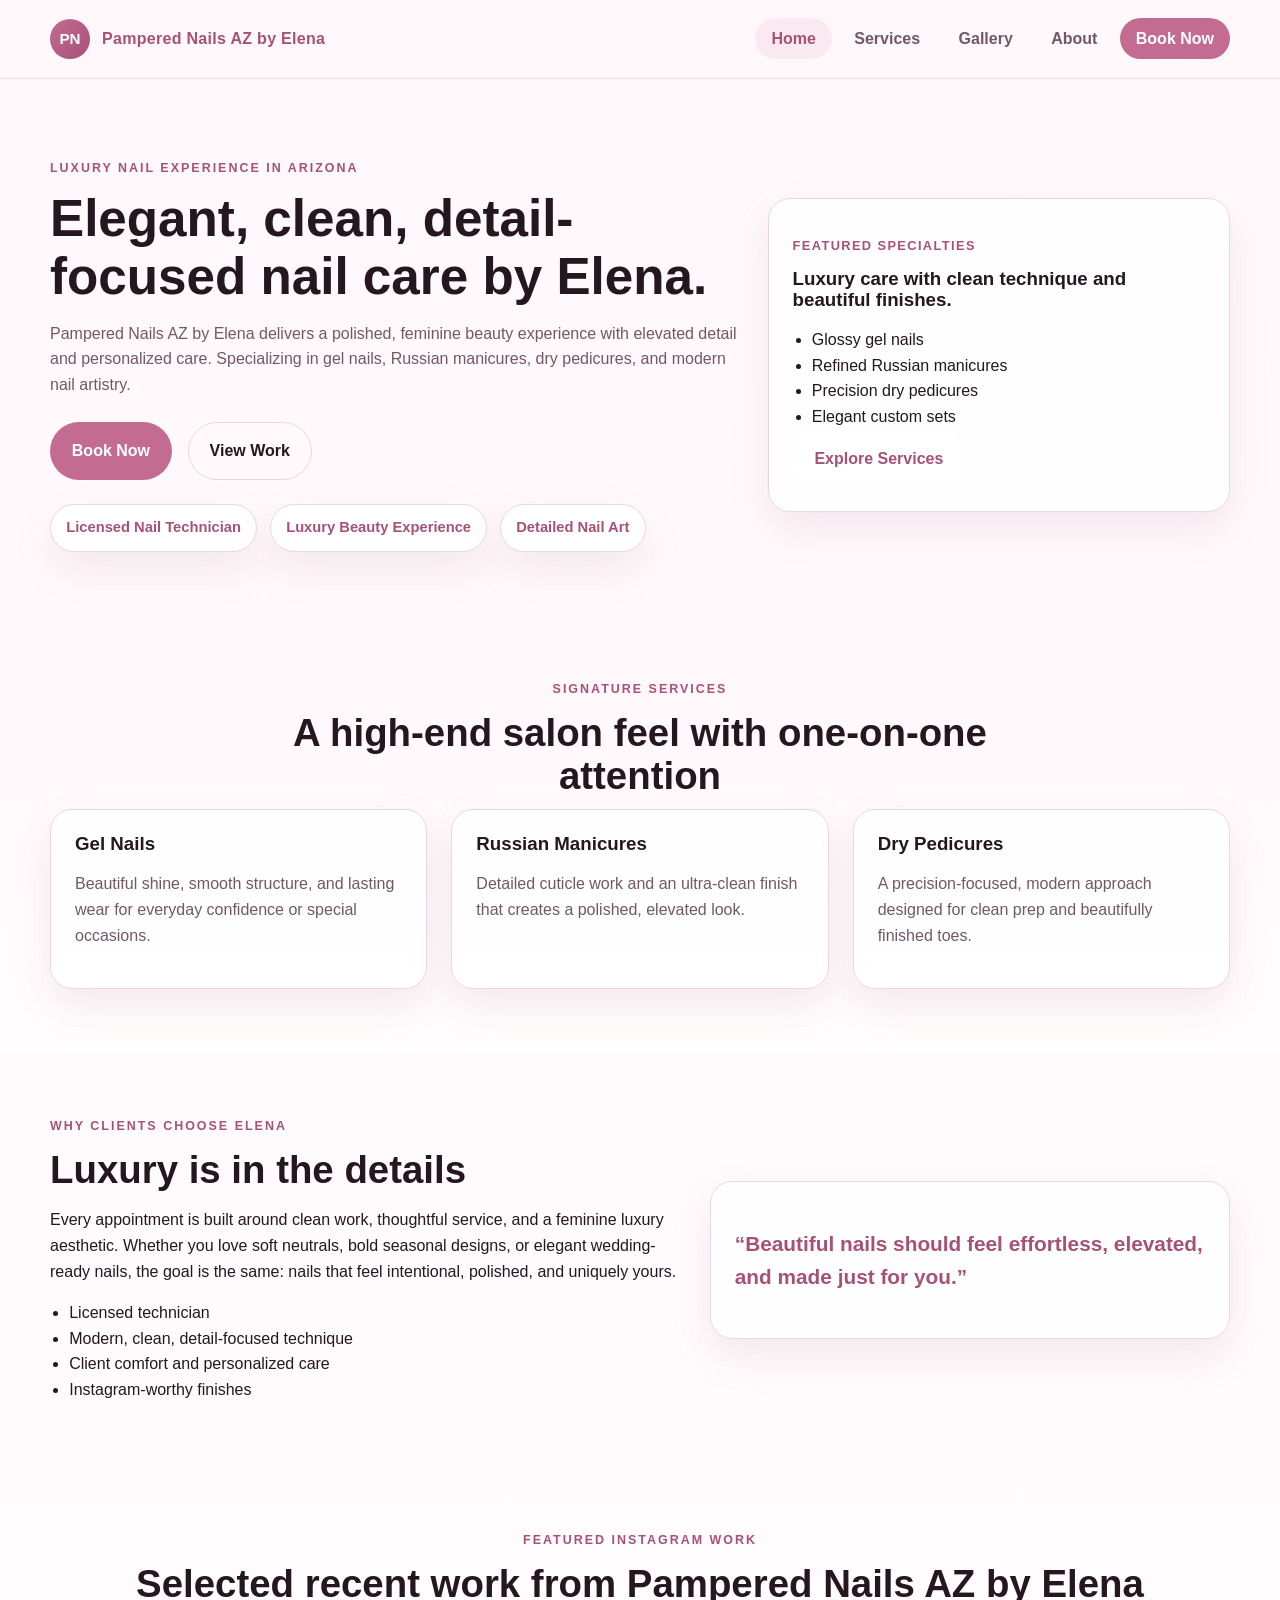
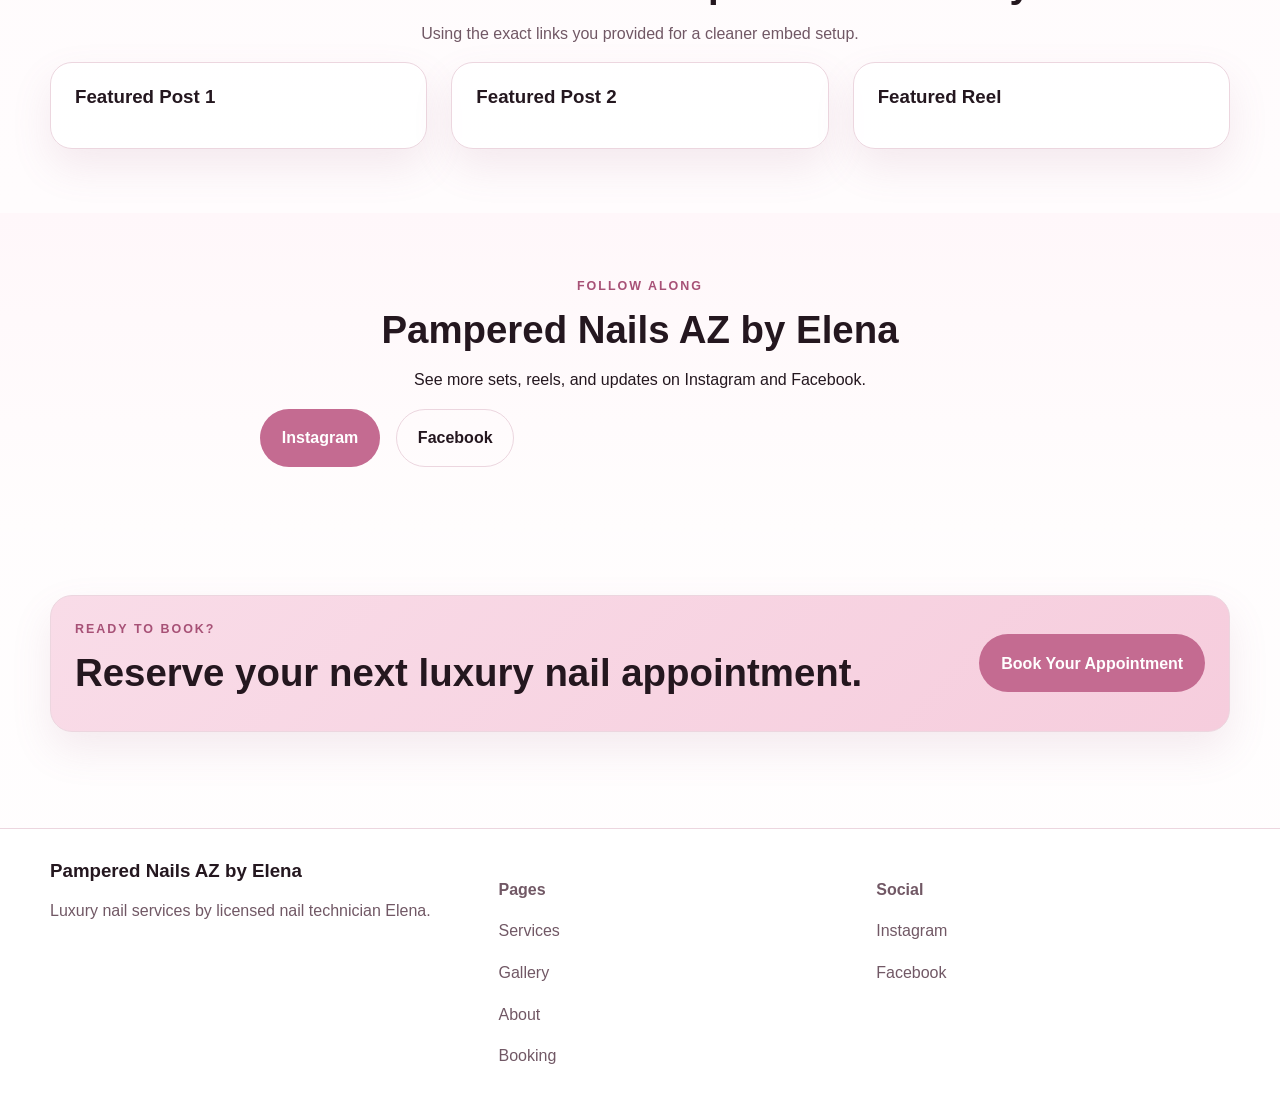
<file: index.html>
<!DOCTYPE html>
<html lang="en">
<head>
  <meta charset="UTF-8" />
  <meta name="viewport" content="width=device-width, initial-scale=1.0" />
  <title>Pampered Nails AZ by Elena</title>
  <meta name="description" content="Luxury nail care in Arizona by licensed nail technician Elena. Gel nails, Russian manicures, dry pedicures, and elegant nail artistry." />
  <link rel="stylesheet" href="styles.css" />
</head>
<body>
  <header class="site-header">
    <div class="container nav-wrap">
      <a href="index.html" class="logo-wrap">
        <span class="logo-mark">PN</span>
        <span class="logo-text">Pampered Nails AZ by Elena</span>
      </a>
      <button class="menu-toggle" id="menuToggle" aria-label="Open menu">☰</button>
      <nav class="site-nav" id="siteNav">
        <ul>
          <li><a class="active" href="index.html">Home</a></li>
          <li><a href="services.html">Services</a></li>
          <li><a href="gallery.html">Gallery</a></li>
          <li><a href="about.html">About</a></li>
          <li><a href="booking.html" class="nav-cta">Book Now</a></li>
        </ul>
      </nav>
    </div>
  </header>

  <main>
    <section class="hero luxury-hero">
      <div class="container hero-grid">
        <div class="hero-copy">
          <p class="eyebrow">Luxury Nail Experience in Arizona</p>
          <h1>Elegant, clean, detail-focused nail care by Elena.</h1>
          <p class="hero-text">
            Pampered Nails AZ by Elena delivers a polished, feminine beauty experience with elevated detail and personalized care.
            Specializing in gel nails, Russian manicures, dry pedicures, and modern nail artistry.
          </p>
          <div class="hero-actions">
            <a href="booking.html" class="btn btn-primary">Book Now</a>
            <a href="gallery.html" class="btn btn-outline">View Work</a>
          </div>
          <div class="hero-highlights">
            <div class="highlight-pill">Licensed Nail Technician</div>
            <div class="highlight-pill">Luxury Beauty Experience</div>
            <div class="highlight-pill">Detailed Nail Art</div>
          </div>
        </div>

        <div class="hero-card glass-card">
          <p class="mini-label">Featured Specialties</p>
          <h3>Luxury care with clean technique and beautiful finishes.</h3>
          <ul class="clean-list">
            <li>Glossy gel nails</li>
            <li>Refined Russian manicures</li>
            <li>Precision dry pedicures</li>
            <li>Elegant custom sets</li>
          </ul>
          <a href="services.html" class="btn btn-light">Explore Services</a>
        </div>
      </div>
    </section>

    <section class="section soft-section">
      <div class="container centered narrow">
        <p class="eyebrow">Signature Services</p>
        <h2>A high-end salon feel with one-on-one attention</h2>
      </div>
      <div class="container feature-grid three-col">
        <article class="info-card">
          <h3>Gel Nails</h3>
          <p>Beautiful shine, smooth structure, and lasting wear for everyday confidence or special occasions.</p>
        </article>
        <article class="info-card">
          <h3>Russian Manicures</h3>
          <p>Detailed cuticle work and an ultra-clean finish that creates a polished, elevated look.</p>
        </article>
        <article class="info-card">
          <h3>Dry Pedicures</h3>
          <p>A precision-focused, modern approach designed for clean prep and beautifully finished toes.</p>
        </article>
      </div>
    </section>

    <section class="section split-highlight">
      <div class="container split-grid">
        <div>
          <p class="eyebrow">Why Clients Choose Elena</p>
          <h2>Luxury is in the details</h2>
          <p>
            Every appointment is built around clean work, thoughtful service, and a feminine luxury aesthetic.
            Whether you love soft neutrals, bold seasonal designs, or elegant wedding-ready nails,
            the goal is the same: nails that feel intentional, polished, and uniquely yours.
          </p>
          <ul class="clean-list">
            <li>Licensed technician</li>
            <li>Modern, clean, detail-focused technique</li>
            <li>Client comfort and personalized care</li>
            <li>Instagram-worthy finishes</li>
          </ul>
        </div>
        <div class="accent-panel">
          <p class="quote">“Beautiful nails should feel effortless, elevated, and made just for you.”</p>
        </div>
      </div>
    </section>

    <section class="section">
      <div class="container">
        <div class="section-heading centered">
          <p class="eyebrow">Featured Instagram Work</p>
          <h2>Selected recent work from Pampered Nails AZ by Elena</h2>
          <p class="section-subtitle">Using the exact links you provided for a cleaner embed setup.</p>
        </div>

        <div class="insta-grid">
          <article class="embed-card">
            <h3>Featured Post 1</h3>
            <blockquote class="instagram-media" data-instgrm-permalink="https://www.instagram.com/p/DV7ZRTTickq/" data-instgrm-version="14"></blockquote>
          </article>

          <article class="embed-card">
            <h3>Featured Post 2</h3>
            <blockquote class="instagram-media" data-instgrm-permalink="https://www.instagram.com/p/DVxTOz0DlcO/" data-instgrm-version="14"></blockquote>
          </article>

          <article class="embed-card">
            <h3>Featured Reel</h3>
            <blockquote class="instagram-media" data-instgrm-permalink="https://www.instagram.com/reel/DPq8rsNEQWj/" data-instgrm-version="14"></blockquote>
          </article>
        </div>
      </div>
    </section>

    <section class="section soft-section social-section">
      <div class="container centered narrow">
        <p class="eyebrow">Follow Along</p>
        <h2>Pampered Nails AZ by Elena</h2>
        <p>See more sets, reels, and updates on Instagram and Facebook.</p>
        <div class="social-buttons">
          <a href="https://www.instagram.com/pamperednails_az/" target="_blank" rel="noopener noreferrer" class="btn btn-primary">Instagram</a>
          <a href="https://www.facebook.com/elena.elena.615174#" target="_blank" rel="noopener noreferrer" class="btn btn-outline">Facebook</a>
        </div>
      </div>
    </section>

    <section class="section cta-section">
      <div class="container cta-box">
        <div>
          <p class="eyebrow">Ready to book?</p>
          <h2>Reserve your next luxury nail appointment.</h2>
        </div>
        <a href="booking.html" class="btn btn-primary">Book Your Appointment</a>
      </div>
    </section>
  </main>

  <footer class="site-footer">
    <div class="container footer-grid">
      <div>
        <h3>Pampered Nails AZ by Elena</h3>
        <p>Luxury nail services by licensed nail technician Elena.</p>
      </div>
      <div>
        <p><strong>Pages</strong></p>
        <p><a href="services.html">Services</a></p>
        <p><a href="gallery.html">Gallery</a></p>
        <p><a href="about.html">About</a></p>
        <p><a href="booking.html">Booking</a></p>
      </div>
      <div>
        <p><strong>Social</strong></p>
        <p><a href="https://www.instagram.com/pamperednails_az/" target="_blank" rel="noopener noreferrer">Instagram</a></p>
        <p><a href="https://www.facebook.com/elena.elena.615174#" target="_blank" rel="noopener noreferrer">Facebook</a></p>
      </div>
    </div>
  </footer>

  <script async src="https://www.instagram.com/embed.js"></script>
  <script src="script.js"></script>
</body>
</html>
</file>
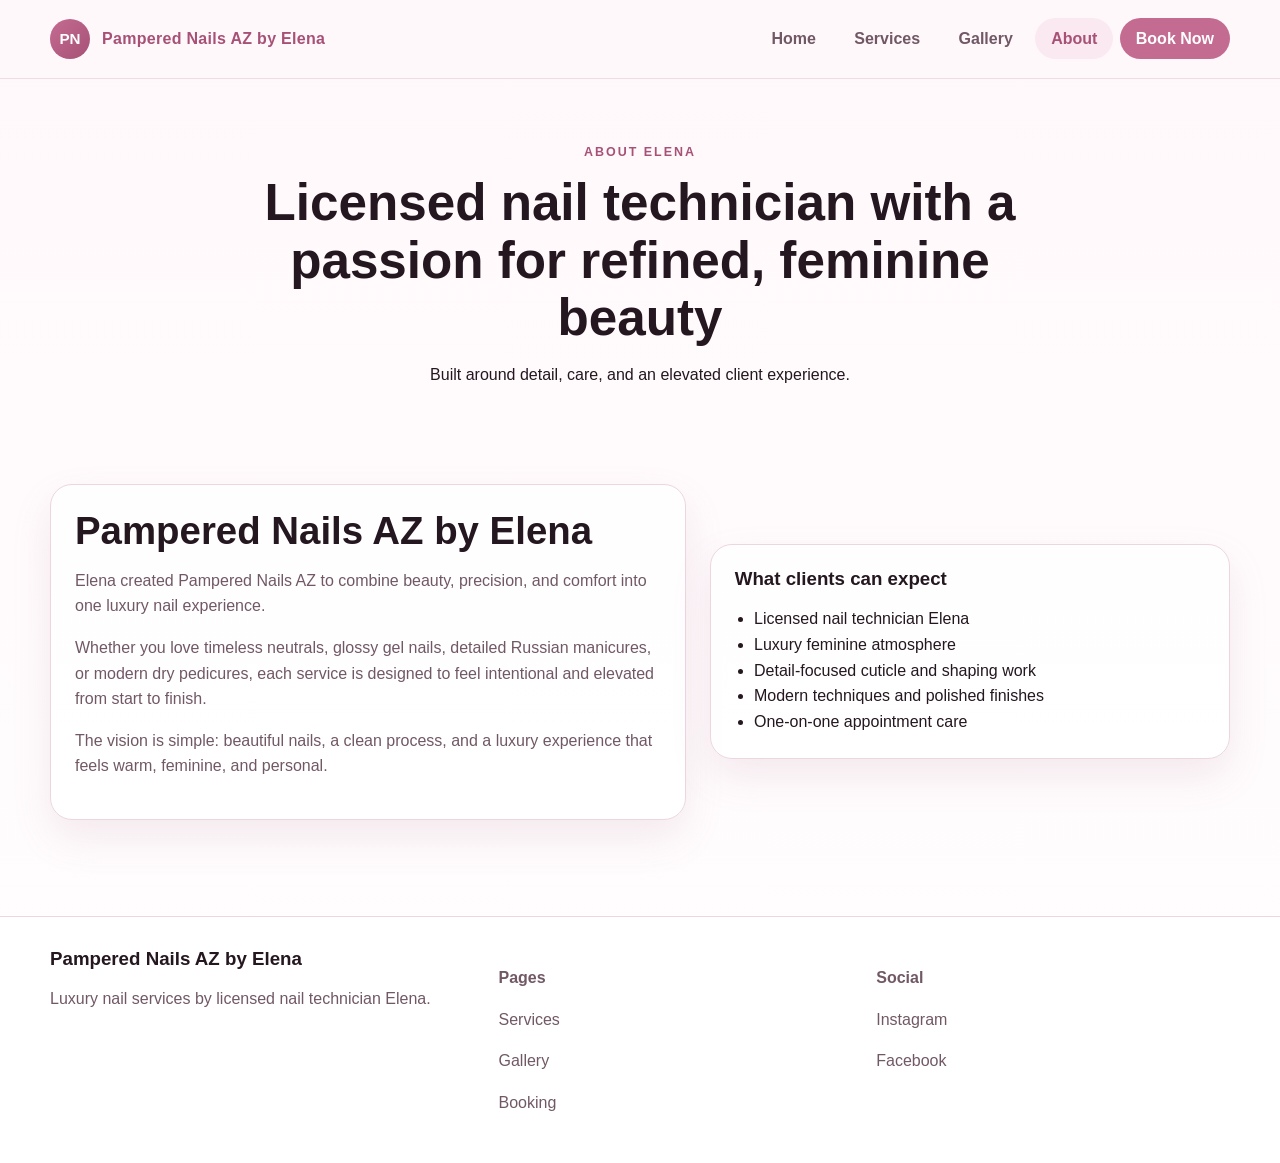
<file: about.html>
<!DOCTYPE html>
<html lang="en">
<head>
  <meta charset="UTF-8" />
  <meta name="viewport" content="width=device-width, initial-scale=1.0" />
  <title>About | Pampered Nails AZ by Elena</title>
  <link rel="stylesheet" href="styles.css" />
</head>
<body>
  <header class="site-header">
    <div class="container nav-wrap">
      <a href="index.html" class="logo-wrap">
        <span class="logo-mark">PN</span>
        <span class="logo-text">Pampered Nails AZ by Elena</span>
      </a>
      <button class="menu-toggle" id="menuToggle" aria-label="Open menu">☰</button>
      <nav class="site-nav" id="siteNav">
        <ul>
          <li><a href="index.html">Home</a></li>
          <li><a href="services.html">Services</a></li>
          <li><a href="gallery.html">Gallery</a></li>
          <li><a class="active" href="about.html">About</a></li>
          <li><a href="booking.html" class="nav-cta">Book Now</a></li>
        </ul>
      </nav>
    </div>
  </header>

  <main>
    <section class="page-hero">
      <div class="container centered narrow">
        <p class="eyebrow">About Elena</p>
        <h1>Licensed nail technician with a passion for refined, feminine beauty</h1>
        <p>Built around detail, care, and an elevated client experience.</p>
      </div>
    </section>

    <section class="section">
      <div class="container split-grid">
        <div class="info-card tall-card">
          <h2>Pampered Nails AZ by Elena</h2>
          <p>Elena created Pampered Nails AZ to combine beauty, precision, and comfort into one luxury nail experience.</p>
          <p>Whether you love timeless neutrals, glossy gel nails, detailed Russian manicures, or modern dry pedicures, each service is designed to feel intentional and elevated from start to finish.</p>
          <p>The vision is simple: beautiful nails, a clean process, and a luxury experience that feels warm, feminine, and personal.</p>
        </div>
        <div class="accent-panel about-panel">
          <h3>What clients can expect</h3>
          <ul class="clean-list">
            <li>Licensed nail technician Elena</li>
            <li>Luxury feminine atmosphere</li>
            <li>Detail-focused cuticle and shaping work</li>
            <li>Modern techniques and polished finishes</li>
            <li>One-on-one appointment care</li>
          </ul>
        </div>
      </div>
    </section>
  </main>

  <footer class="site-footer">
    <div class="container footer-grid">
      <div><h3>Pampered Nails AZ by Elena</h3><p>Luxury nail services by licensed nail technician Elena.</p></div>
      <div><p><strong>Pages</strong></p><p><a href="services.html">Services</a></p><p><a href="gallery.html">Gallery</a></p><p><a href="booking.html">Booking</a></p></div>
      <div><p><strong>Social</strong></p><p><a href="https://www.instagram.com/pamperednails_az/" target="_blank" rel="noopener noreferrer">Instagram</a></p><p><a href="https://www.facebook.com/elena.elena.615174#" target="_blank" rel="noopener noreferrer">Facebook</a></p></div>
    </div>
  </footer>

  <script src="script.js"></script>
</body>
</html>
</file>
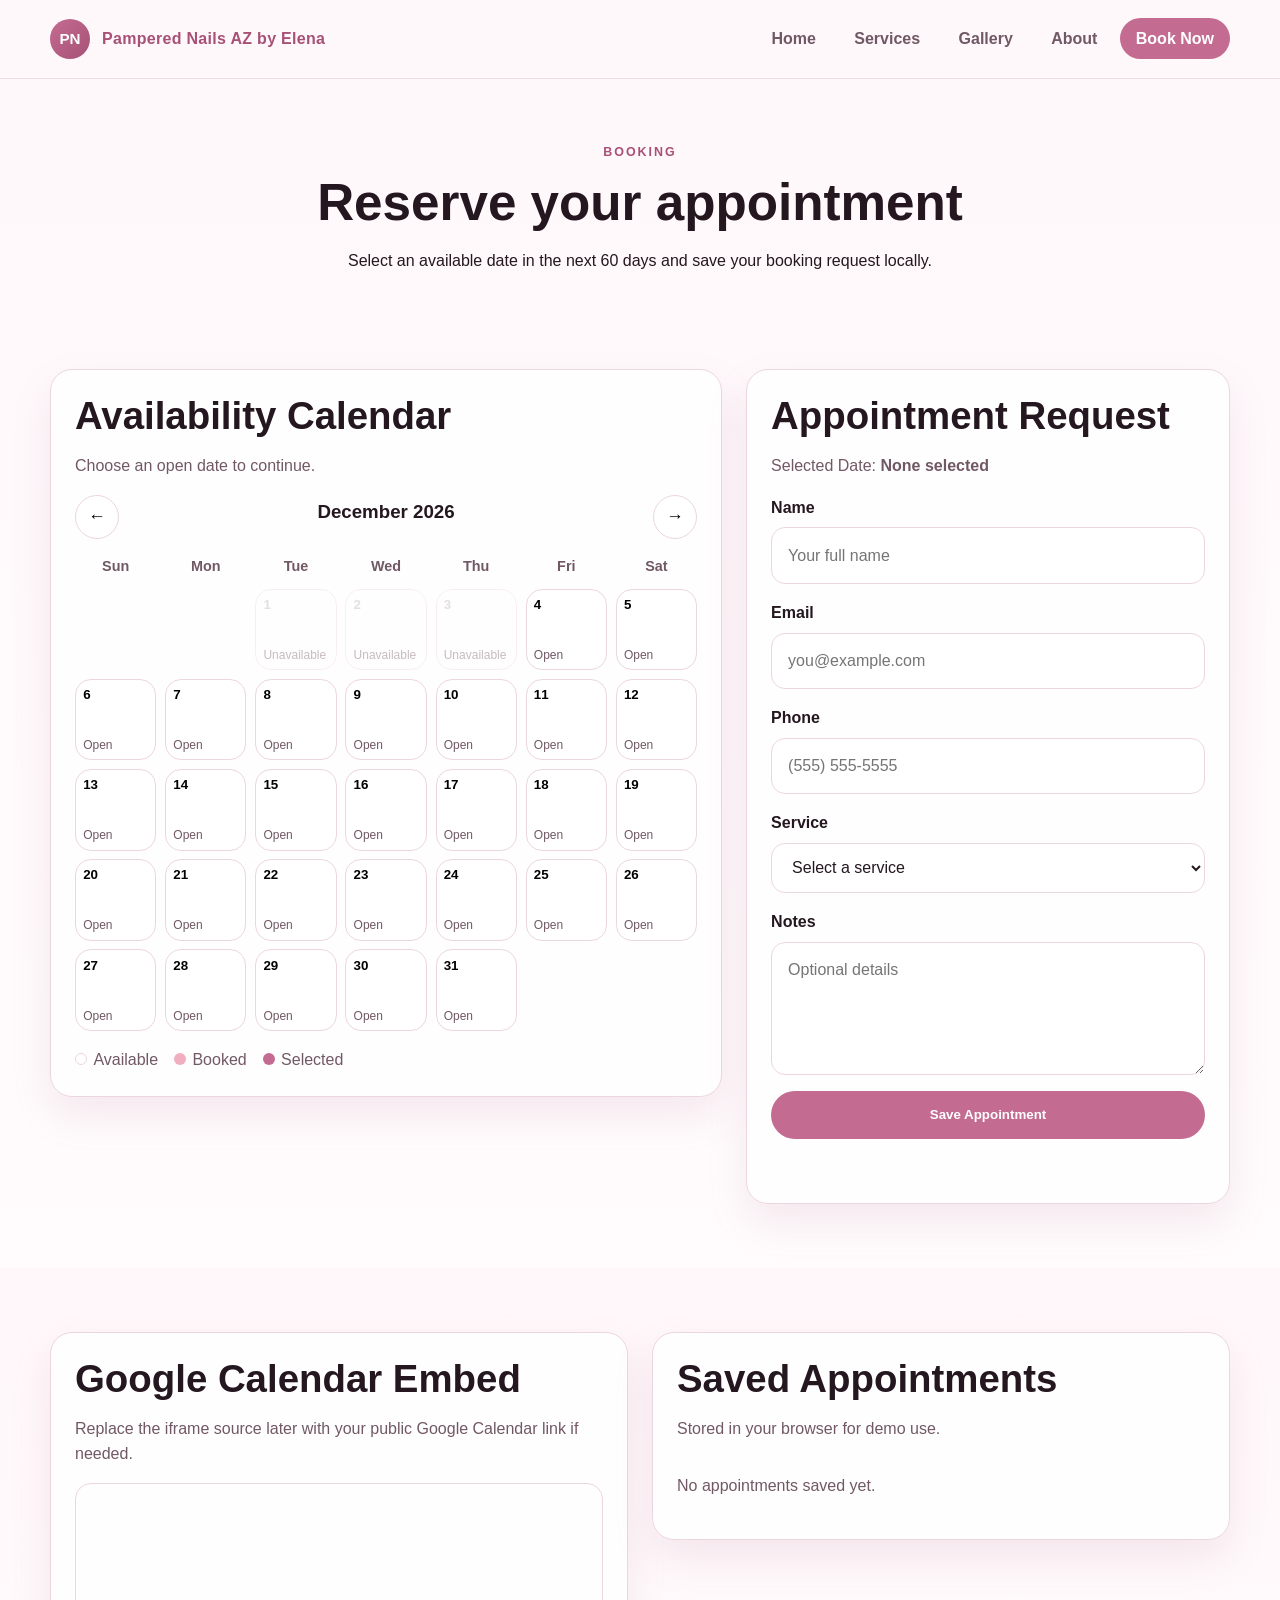
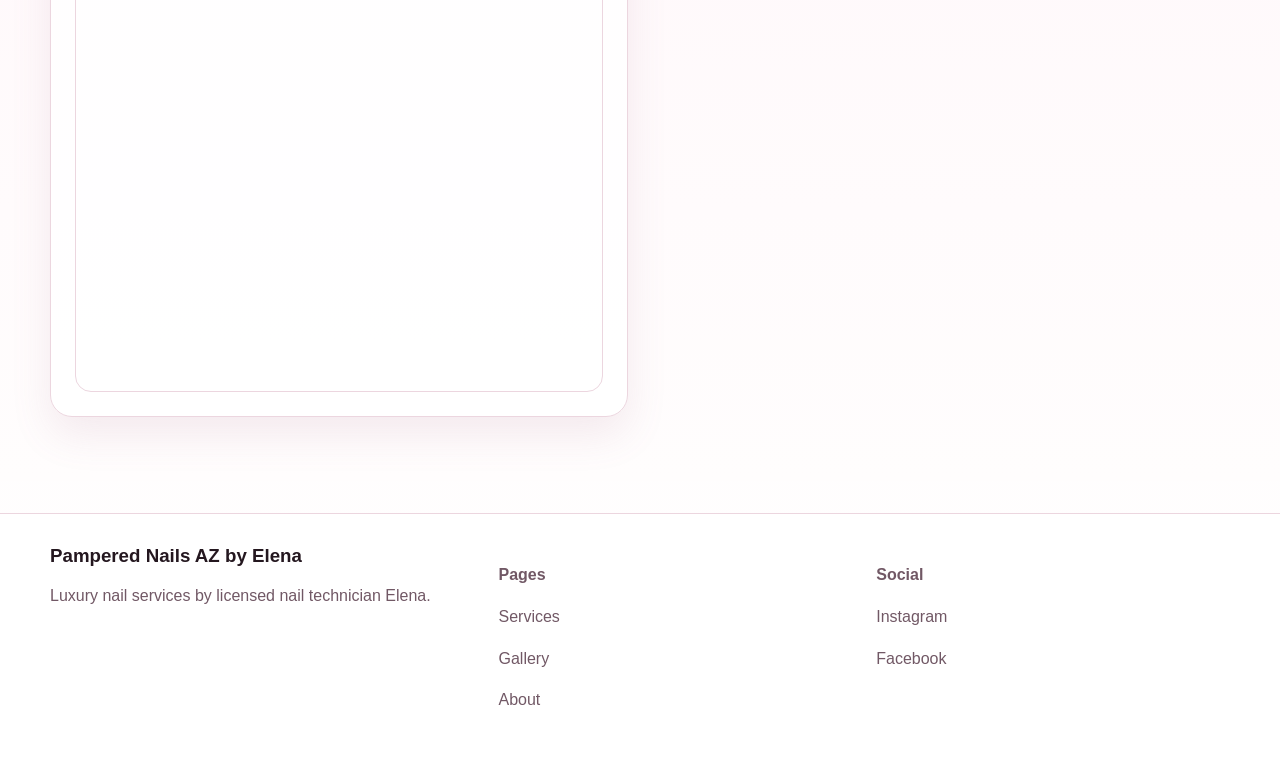
<file: booking.html>
<!DOCTYPE html>
<html lang="en">
<head>
  <meta charset="UTF-8" />
  <meta name="viewport" content="width=device-width, initial-scale=1.0" />
  <title>Booking | Pampered Nails AZ by Elena</title>
  <link rel="stylesheet" href="styles.css" />
</head>
<body>
  <header class="site-header">
    <div class="container nav-wrap">
      <a href="index.html" class="logo-wrap">
        <span class="logo-mark">PN</span>
        <span class="logo-text">Pampered Nails AZ by Elena</span>
      </a>
      <button class="menu-toggle" id="menuToggle" aria-label="Open menu">☰</button>
      <nav class="site-nav" id="siteNav">
        <ul>
          <li><a href="index.html">Home</a></li>
          <li><a href="services.html">Services</a></li>
          <li><a href="gallery.html">Gallery</a></li>
          <li><a href="about.html">About</a></li>
          <li><a class="active nav-cta" href="booking.html">Book Now</a></li>
        </ul>
      </nav>
    </div>
  </header>

  <main>
    <section class="page-hero">
      <div class="container centered narrow">
        <p class="eyebrow">Booking</p>
        <h1>Reserve your appointment</h1>
        <p>Select an available date in the next 60 days and save your booking request locally.</p>
      </div>
    </section>

    <section class="section">
      <div class="container booking-grid">
        <div class="panel">
          <div class="panel-head">
            <h2>Availability Calendar</h2>
            <p>Choose an open date to continue.</p>
          </div>

          <div class="calendar-toolbar">
            <button id="prevMonth" type="button" class="calendar-btn">←</button>
            <h3 id="calendarTitle">Month Year</h3>
            <button id="nextMonth" type="button" class="calendar-btn">→</button>
          </div>

          <div class="calendar-weekdays">
            <span>Sun</span><span>Mon</span><span>Tue</span><span>Wed</span><span>Thu</span><span>Fri</span><span>Sat</span>
          </div>
          <div id="calendar" class="calendar-grid"></div>

          <div class="legend-row">
            <span><span class="legend available"></span>Available</span>
            <span><span class="legend booked"></span>Booked</span>
            <span><span class="legend selected"></span>Selected</span>
          </div>
        </div>

        <div class="panel">
          <div class="panel-head">
            <h2>Appointment Request</h2>
            <p>Selected Date: <strong id="selectedDateText">None selected</strong></p>
          </div>

          <form id="bookingForm" class="booking-form">
            <div class="field"><label for="name">Name</label><input id="name" name="name" type="text" required placeholder="Your full name" /></div>
            <div class="field"><label for="email">Email</label><input id="email" name="email" type="email" required placeholder="you@example.com" /></div>
            <div class="field"><label for="phone">Phone</label><input id="phone" name="phone" type="tel" required placeholder="(555) 555-5555" /></div>
            <div class="field">
              <label for="service">Service</label>
              <select id="service" name="service" required>
                <option value="">Select a service</option>
                <option value="Gel Nails">Gel Nails</option>
                <option value="Russian Manicure">Russian Manicure</option>
                <option value="Dry Pedicure">Dry Pedicure</option>
                <option value="Structured Gel">Structured Gel</option>
                <option value="Acrylic Full Set">Acrylic Full Set</option>
                <option value="Acrylic Fill">Acrylic Fill</option>
                <option value="Custom Nail Art">Custom Nail Art</option>
              </select>
            </div>
            <div class="field"><label for="notes">Notes</label><textarea id="notes" name="notes" rows="4" placeholder="Optional details"></textarea></div>
            <button type="submit" class="btn btn-primary full">Save Appointment</button>
          </form>

          <div id="formMessage" class="form-message"></div>
        </div>
      </div>
    </section>

    <section class="section soft-section">
      <div class="container booking-grid secondary-booking-grid">
        <div class="panel">
          <div class="panel-head">
            <h2>Google Calendar Embed</h2>
            <p>Replace the iframe source later with your public Google Calendar link if needed.</p>
          </div>
          <div class="embed-wrap">
            <iframe src="https://calendar.google.com/calendar/embed?height=500&wkst=1&bgcolor=%23ffffff&ctz=America%2FPhoenix" style="border:0" width="100%" height="500" frameborder="0" scrolling="no" title="Google Calendar"></iframe>
          </div>
        </div>

        <div class="panel">
          <div class="panel-head">
            <h2>Saved Appointments</h2>
            <p>Stored in your browser for demo use.</p>
          </div>
          <div id="appointmentsList" class="appointments-list"></div>
        </div>
      </div>
    </section>
  </main>

  <footer class="site-footer">
    <div class="container footer-grid">
      <div><h3>Pampered Nails AZ by Elena</h3><p>Luxury nail services by licensed nail technician Elena.</p></div>
      <div><p><strong>Pages</strong></p><p><a href="services.html">Services</a></p><p><a href="gallery.html">Gallery</a></p><p><a href="about.html">About</a></p></div>
      <div><p><strong>Social</strong></p><p><a href="https://www.instagram.com/pamperednails_az/" target="_blank" rel="noopener noreferrer">Instagram</a></p><p><a href="https://www.facebook.com/elena.elena.615174#" target="_blank" rel="noopener noreferrer">Facebook</a></p></div>
    </div>
  </footer>

  <script src="script.js"></script>
</body>
</html>
</file>
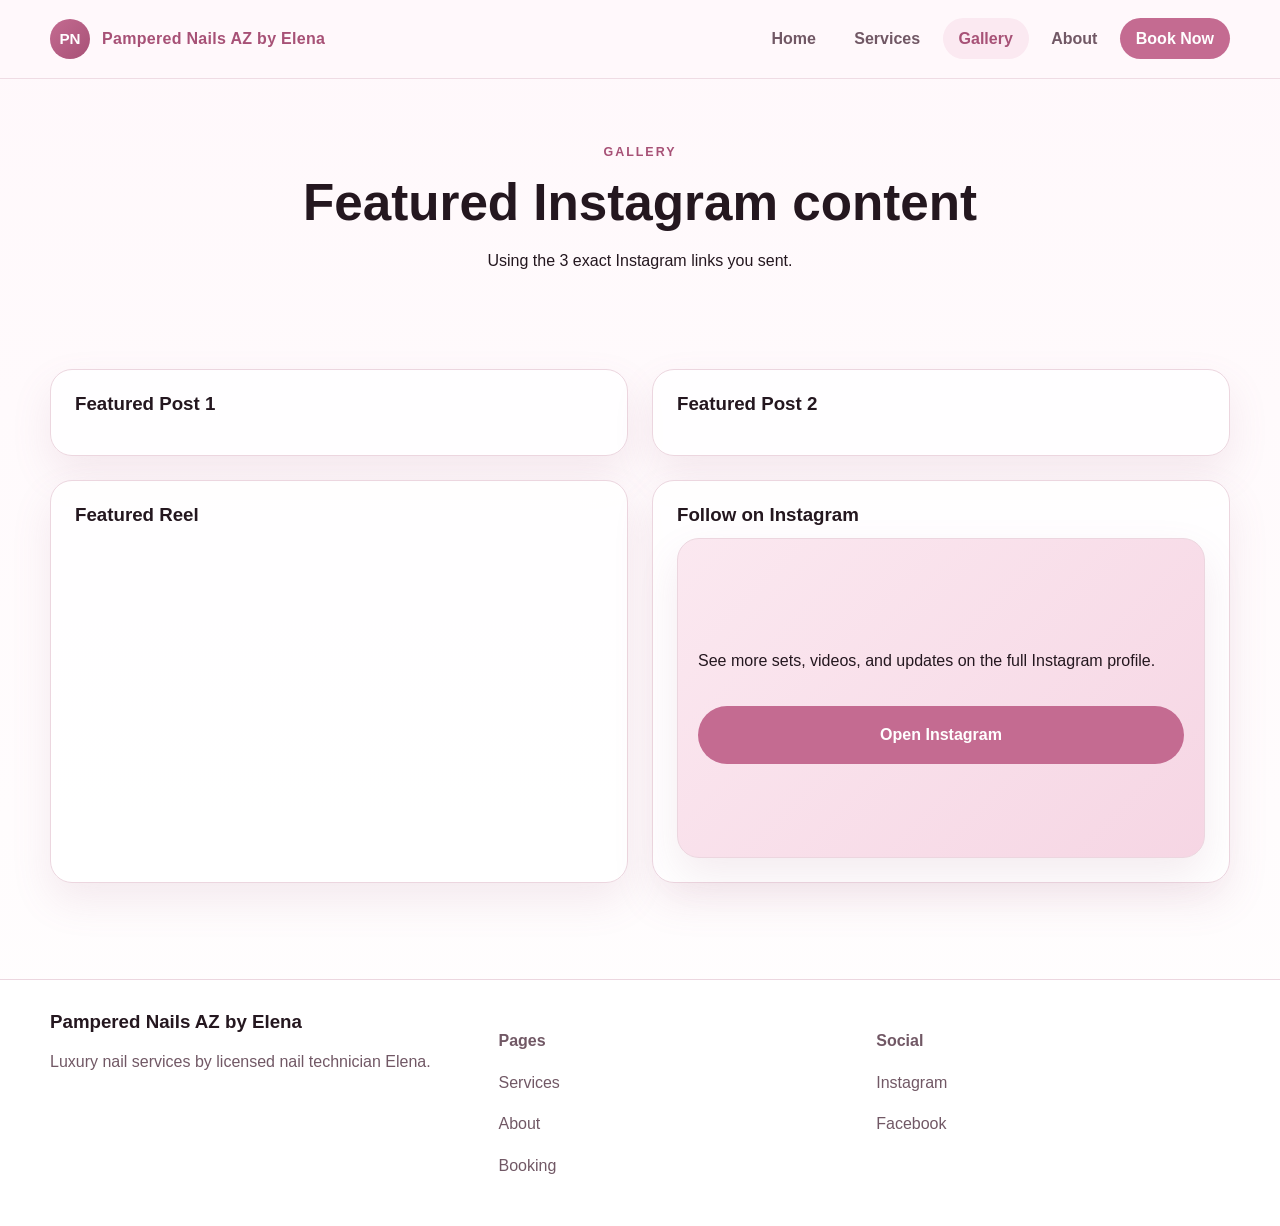
<file: gallery.html>
<!DOCTYPE html>
<html lang="en">
<head>
  <meta charset="UTF-8" />
  <meta name="viewport" content="width=device-width, initial-scale=1.0" />
  <title>Gallery | Pampered Nails AZ by Elena</title>
  <link rel="stylesheet" href="styles.css" />
</head>
<body>
  <header class="site-header">
    <div class="container nav-wrap">
      <a href="index.html" class="logo-wrap">
        <span class="logo-mark">PN</span>
        <span class="logo-text">Pampered Nails AZ by Elena</span>
      </a>
      <button class="menu-toggle" id="menuToggle" aria-label="Open menu">☰</button>
      <nav class="site-nav" id="siteNav">
        <ul>
          <li><a href="index.html">Home</a></li>
          <li><a href="services.html">Services</a></li>
          <li><a class="active" href="gallery.html">Gallery</a></li>
          <li><a href="about.html">About</a></li>
          <li><a href="booking.html" class="nav-cta">Book Now</a></li>
        </ul>
      </nav>
    </div>
  </header>

  <main>
    <section class="page-hero">
      <div class="container centered narrow">
        <p class="eyebrow">Gallery</p>
        <h1>Featured Instagram content</h1>
        <p>Using the 3 exact Instagram links you sent.</p>
      </div>
    </section>

    <section class="section">
      <div class="container insta-grid gallery-page-grid">
        <article class="embed-card">
          <h3>Featured Post 1</h3>
          <blockquote class="instagram-media" data-instgrm-permalink="https://www.instagram.com/p/DV7ZRTTickq/" data-instgrm-version="14"></blockquote>
        </article>
        <article class="embed-card">
          <h3>Featured Post 2</h3>
          <blockquote class="instagram-media" data-instgrm-permalink="https://www.instagram.com/p/DVxTOz0DlcO/" data-instgrm-version="14"></blockquote>
        </article>
        <article class="embed-card">
          <h3>Featured Reel</h3>
          <blockquote class="instagram-media" data-instgrm-permalink="https://www.instagram.com/reel/DPq8rsNEQWj/" data-instgrm-version="14"></blockquote>
        </article>
        <article class="embed-card">
          <h3>Follow on Instagram</h3>
          <div class="profile-card">
            <p>See more sets, videos, and updates on the full Instagram profile.</p>
            <a href="https://www.instagram.com/pamperednails_az/" target="_blank" rel="noopener noreferrer" class="btn btn-primary">Open Instagram</a>
          </div>
        </article>
      </div>
    </section>
  </main>

  <footer class="site-footer">
    <div class="container footer-grid">
      <div><h3>Pampered Nails AZ by Elena</h3><p>Luxury nail services by licensed nail technician Elena.</p></div>
      <div><p><strong>Pages</strong></p><p><a href="services.html">Services</a></p><p><a href="about.html">About</a></p><p><a href="booking.html">Booking</a></p></div>
      <div><p><strong>Social</strong></p><p><a href="https://www.instagram.com/pamperednails_az/" target="_blank" rel="noopener noreferrer">Instagram</a></p><p><a href="https://www.facebook.com/elena.elena.615174#" target="_blank" rel="noopener noreferrer">Facebook</a></p></div>
    </div>
  </footer>

  <script async src="https://www.instagram.com/embed.js"></script>
  <script src="script.js"></script>
</body>
</html>
</file>
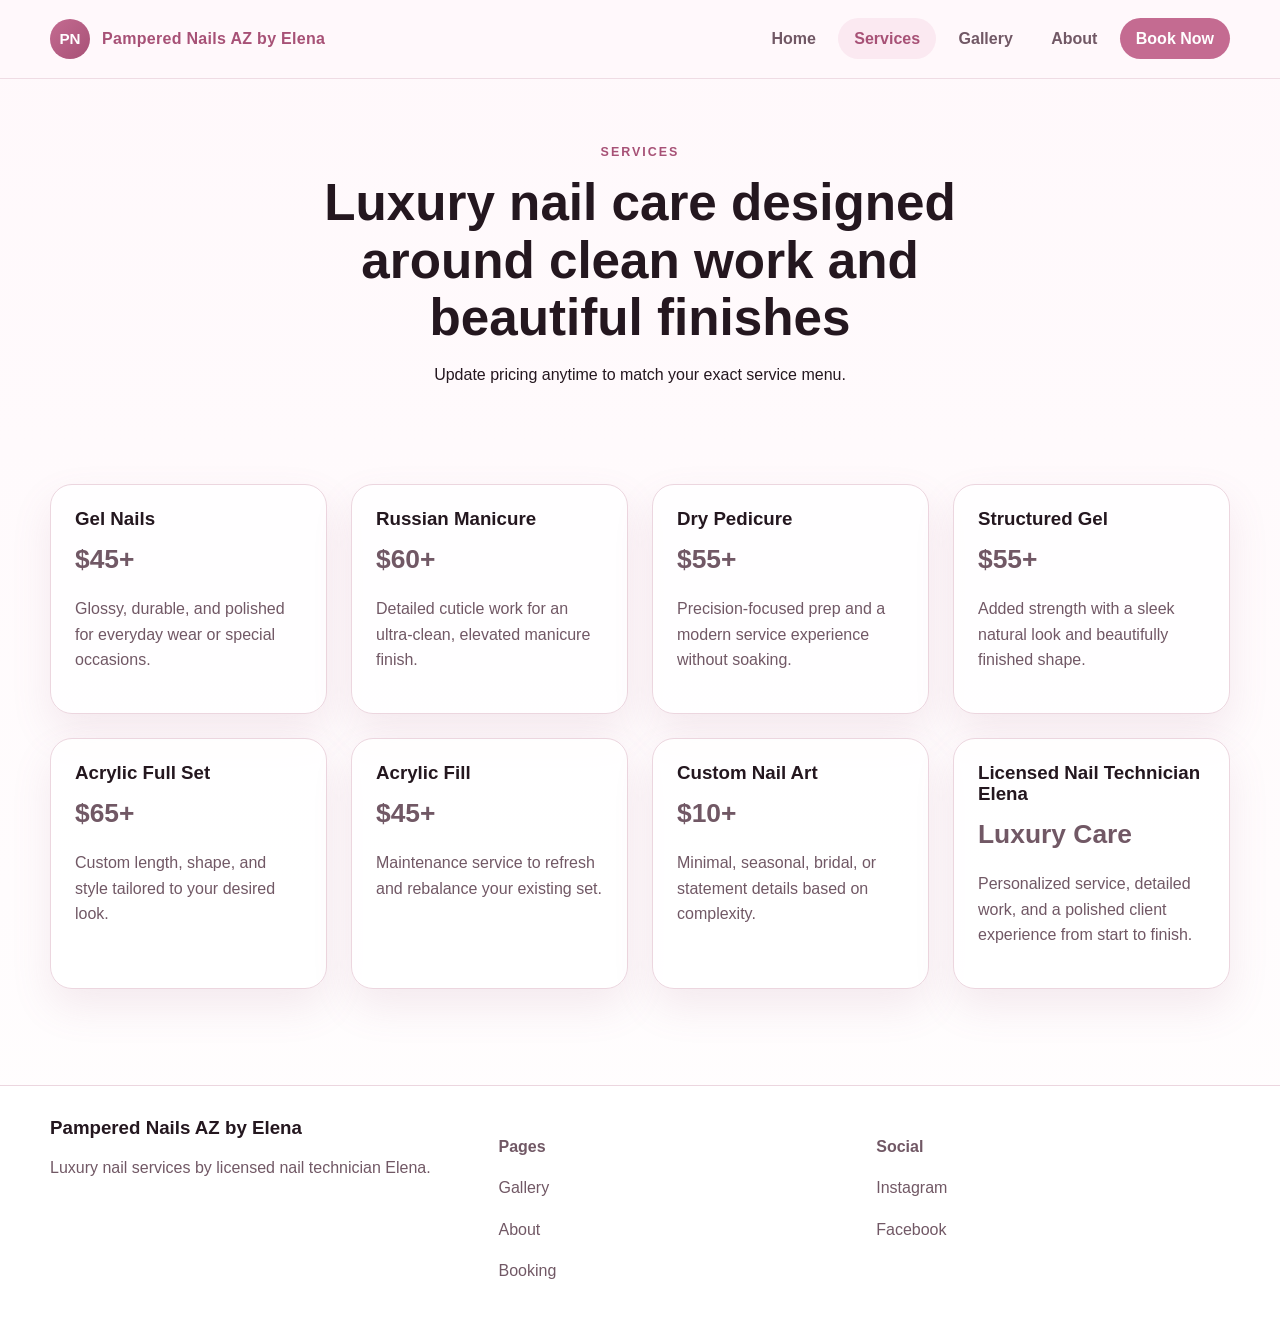
<file: services.html>
<!DOCTYPE html>
<html lang="en">
<head>
  <meta charset="UTF-8" />
  <meta name="viewport" content="width=device-width, initial-scale=1.0" />
  <title>Services | Pampered Nails AZ by Elena</title>
  <link rel="stylesheet" href="styles.css" />
</head>
<body>
  <header class="site-header">
    <div class="container nav-wrap">
      <a href="index.html" class="logo-wrap">
        <span class="logo-mark">PN</span>
        <span class="logo-text">Pampered Nails AZ by Elena</span>
      </a>
      <button class="menu-toggle" id="menuToggle" aria-label="Open menu">☰</button>
      <nav class="site-nav" id="siteNav">
        <ul>
          <li><a href="index.html">Home</a></li>
          <li><a class="active" href="services.html">Services</a></li>
          <li><a href="gallery.html">Gallery</a></li>
          <li><a href="about.html">About</a></li>
          <li><a href="booking.html" class="nav-cta">Book Now</a></li>
        </ul>
      </nav>
    </div>
  </header>

  <main>
    <section class="page-hero">
      <div class="container centered narrow">
        <p class="eyebrow">Services</p>
        <h1>Luxury nail care designed around clean work and beautiful finishes</h1>
        <p>Update pricing anytime to match your exact service menu.</p>
      </div>
    </section>

    <section class="section">
      <div class="container service-menu-grid">
        <article class="price-card"><h3>Gel Nails</h3><p class="price">$45+</p><p>Glossy, durable, and polished for everyday wear or special occasions.</p></article>
        <article class="price-card"><h3>Russian Manicure</h3><p class="price">$60+</p><p>Detailed cuticle work for an ultra-clean, elevated manicure finish.</p></article>
        <article class="price-card"><h3>Dry Pedicure</h3><p class="price">$55+</p><p>Precision-focused prep and a modern service experience without soaking.</p></article>
        <article class="price-card"><h3>Structured Gel</h3><p class="price">$55+</p><p>Added strength with a sleek natural look and beautifully finished shape.</p></article>
        <article class="price-card"><h3>Acrylic Full Set</h3><p class="price">$65+</p><p>Custom length, shape, and style tailored to your desired look.</p></article>
        <article class="price-card"><h3>Acrylic Fill</h3><p class="price">$45+</p><p>Maintenance service to refresh and rebalance your existing set.</p></article>
        <article class="price-card"><h3>Custom Nail Art</h3><p class="price">$10+</p><p>Minimal, seasonal, bridal, or statement details based on complexity.</p></article>
        <article class="price-card"><h3>Licensed Nail Technician Elena</h3><p class="price">Luxury Care</p><p>Personalized service, detailed work, and a polished client experience from start to finish.</p></article>
      </div>
    </section>
  </main>

  <footer class="site-footer">
    <div class="container footer-grid">
      <div><h3>Pampered Nails AZ by Elena</h3><p>Luxury nail services by licensed nail technician Elena.</p></div>
      <div><p><strong>Pages</strong></p><p><a href="gallery.html">Gallery</a></p><p><a href="about.html">About</a></p><p><a href="booking.html">Booking</a></p></div>
      <div><p><strong>Social</strong></p><p><a href="https://www.instagram.com/pamperednails_az/" target="_blank" rel="noopener noreferrer">Instagram</a></p><p><a href="https://www.facebook.com/elena.elena.615174#" target="_blank" rel="noopener noreferrer">Facebook</a></p></div>
    </div>
  </footer>

  <script src="script.js"></script>
</body>
</html>
</file>
<file: styles.css>
:root {
  --bg: #fff8fb;
  --white: #ffffff;
  --text: #24171f;
  --muted: #715865;
  --primary: #c46b91;
  --primary-dark: #a75176;
  --soft: #fbe9f1;
  --border: #ecd6df;
  --shadow: 0 18px 40px rgba(166, 98, 129, 0.12);
  --radius: 22px;
  --max: 1180px;
}
* { box-sizing: border-box; }
html { scroll-behavior: smooth; }
body {
  margin: 0;
  font-family: Arial, Helvetica, sans-serif;
  background: linear-gradient(180deg, #fff8fb 0%, #fffefe 100%);
  color: var(--text);
  line-height: 1.6;
}
a { text-decoration: none; color: inherit; }
.container { width: min(calc(100% - 2rem), var(--max)); margin: 0 auto; }

.site-header {
  position: sticky; top: 0; z-index: 100;
  background: rgba(255, 248, 251, 0.92);
  backdrop-filter: blur(10px);
  border-bottom: 1px solid rgba(236, 214, 223, 0.8);
}
.nav-wrap { min-height: 78px; display: flex; align-items: center; justify-content: space-between; gap: 1rem; }
.logo-wrap { display: inline-flex; align-items: center; gap: 0.75rem; font-weight: 700; }
.logo-mark {
  width: 40px; height: 40px; border-radius: 50%; display: grid; place-items: center;
  background: linear-gradient(135deg, var(--primary), var(--primary-dark)); color: white; font-size: 0.95rem;
}
.logo-text { color: var(--primary-dark); letter-spacing: 0.3px; }
.menu-toggle {
  display: none; border: 1px solid var(--border); background: var(--white);
  border-radius: 12px; padding: 0.55rem 0.8rem; cursor: pointer; font-size: 1.1rem;
}
.site-nav ul { list-style: none; display: flex; gap: 0.4rem; margin: 0; padding: 0; align-items: center; flex-wrap: wrap; }
.site-nav a { padding: 0.75rem 1rem; border-radius: 999px; color: var(--muted); font-weight: 600; }
.site-nav a:hover, .site-nav a.active { background: var(--soft); color: var(--primary-dark); }
.site-nav a.nav-cta { background: var(--primary); color: var(--white); }
.site-nav a.nav-cta:hover { background: var(--primary-dark); }

.hero { padding: 5rem 0 4rem; }
.page-hero { padding: 4rem 0 1rem; }
.hero-grid, .split-grid, .booking-grid, .footer-grid, .feature-grid, .service-menu-grid, .insta-grid {
  display: grid; gap: 1.5rem;
}
.hero-grid { grid-template-columns: 1.2fr 0.8fr; align-items: center; }
.split-grid { grid-template-columns: 1.1fr 0.9fr; align-items: center; }
.booking-grid { grid-template-columns: 1.25fr 0.9fr; align-items: start; }
.secondary-booking-grid { grid-template-columns: 1fr 1fr; }
.footer-grid { grid-template-columns: 1.2fr 1fr 1fr; }
.three-col { grid-template-columns: repeat(3, 1fr); }
.service-menu-grid { grid-template-columns: repeat(4, 1fr); }
.insta-grid { grid-template-columns: repeat(3, 1fr); }
.gallery-page-grid { grid-template-columns: repeat(2, 1fr); }

.eyebrow { margin: 0 0 0.7rem; text-transform: uppercase; letter-spacing: 2px; font-size: 0.78rem; color: var(--primary-dark); font-weight: 700; }
h1, h2, h3 { line-height: 1.12; }
h1 { font-size: clamp(2.4rem, 4vw, 4.6rem); margin: 0 0 1rem; }
h2 { font-size: clamp(1.8rem, 3vw, 3rem); margin: 0 0 0.8rem; }
h3 { margin: 0 0 0.5rem; }
.hero-text, .section-subtitle, .panel p, .info-card p, .price-card p, .footer-grid p { color: var(--muted); }

.btn {
  display: inline-flex; align-items: center; justify-content: center; min-height: 48px; padding: 0.95rem 1.3rem;
  border-radius: 999px; font-weight: 700; border: 1px solid transparent; transition: transform 0.2s ease, background 0.2s ease; cursor: pointer;
}
.btn:hover { transform: translateY(-1px); }
.btn-primary { background: var(--primary); color: var(--white); }
.btn-primary:hover { background: var(--primary-dark); }
.btn-outline { background: transparent; border-color: var(--border); }
.btn-light { background: var(--white); color: var(--primary-dark); }
.full { width: 100%; }

.hero-actions, .social-buttons { display: flex; gap: 1rem; flex-wrap: wrap; }
.hero-actions { margin-top: 1.5rem; }
.hero-highlights { margin-top: 1.5rem; display: flex; gap: 0.8rem; flex-wrap: wrap; }
.highlight-pill {
  background: var(--white); border: 1px solid var(--border); border-radius: 999px; padding: 0.7rem 0.95rem;
  box-shadow: var(--shadow); color: var(--primary-dark); font-weight: 700; font-size: 0.92rem;
}

.glass-card, .info-card, .price-card, .panel, .embed-card, .accent-panel, .cta-box, .profile-card {
  background: rgba(255,255,255,0.88); border: 1px solid var(--border); box-shadow: var(--shadow); border-radius: var(--radius);
}
.glass-card, .info-card, .price-card, .panel, .embed-card, .accent-panel, .cta-box { padding: 1.5rem; }
.mini-label { font-size: 0.8rem; text-transform: uppercase; letter-spacing: 1.4px; color: var(--primary-dark); font-weight: 700; }
.section { padding: 4rem 0; }
.soft-section { background: linear-gradient(180deg, #fff7fa 0%, #fffdfd 100%); }
.centered { text-align: center; }
.narrow { max-width: 760px; }
.clean-list { margin: 1rem 0 0; padding-left: 1.2rem; }
.quote { font-size: 1.3rem; color: var(--primary-dark); font-weight: 700; }
.cta-box {
  display: flex; align-items: center; justify-content: space-between; gap: 1rem;
  background: linear-gradient(135deg, #f9dce8, #f6cddd);
}
.price { font-size: 1.65rem; font-weight: 800; color: var(--primary-dark); margin: 0.2rem 0 0.6rem; }
.embed-card h3 { margin-bottom: 0.75rem; }
.profile-card {
  min-height: 320px; display: flex; flex-direction: column; justify-content: center; gap: 1rem;
  padding: 1.25rem; background: linear-gradient(135deg, #fbe8f0, #f6d6e4);
}
.social-section { text-align: center; }

.panel-head h2, .panel-head h3 { margin-top: 0; }
.calendar-toolbar { display: flex; align-items: center; justify-content: space-between; gap: 1rem; margin-bottom: 1rem; }
.calendar-btn {
  width: 44px; height: 44px; border-radius: 50%; border: 1px solid var(--border); background: var(--white); cursor: pointer; font-size: 1.1rem;
}
.calendar-weekdays, .calendar-grid { display: grid; grid-template-columns: repeat(7, 1fr); gap: 0.55rem; }
.calendar-weekdays { margin-bottom: 0.7rem; text-align: center; font-size: 0.9rem; color: var(--muted); font-weight: 700; }
.calendar-empty, .calendar-day { aspect-ratio: 1 / 1; }
.calendar-day {
  border: 1px solid var(--border); background: var(--white); border-radius: 16px; padding: 0.45rem; min-height: 80px;
  display: flex; flex-direction: column; justify-content: space-between; align-items: flex-start; cursor: pointer;
}
.calendar-day:hover { box-shadow: var(--shadow); }
.calendar-day.disabled { opacity: 0.4; cursor: not-allowed; }
.calendar-day.booked { background: #fae5eb; }
.calendar-day.selected { outline: 2px solid var(--primary); background: #fff1f6; }
.day-number { font-weight: 700; }
.day-status { font-size: 0.75rem; color: var(--muted); }
.legend-row { margin-top: 1rem; display: flex; gap: 1rem; flex-wrap: wrap; color: var(--muted); }
.legend { display: inline-block; width: 12px; height: 12px; border-radius: 50%; margin-right: 0.4rem; }
.legend.available { background: var(--white); border: 1px solid var(--border); }
.legend.booked { background: #f0aebe; }
.legend.selected { background: var(--primary); }

.booking-form { display: grid; gap: 1rem; }
.field { display: grid; gap: 0.45rem; }
.field label { font-weight: 700; }
.field input, .field select, .field textarea {
  width: 100%; padding: 0.9rem 1rem; border: 1px solid var(--border); border-radius: 14px;
  font: inherit; background: var(--white); color: var(--text);
}
.field input:focus, .field select:focus, .field textarea:focus {
  outline: 2px solid rgba(196, 107, 145, 0.2); border-color: var(--primary);
}
.form-message { margin-top: 1rem; min-height: 24px; font-weight: 700; }
.form-message.success { color: #216e48; }
.form-message.error { color: #9a3350; }

.embed-wrap { overflow: hidden; border-radius: 16px; border: 1px solid var(--border); }
.appointments-list { display: grid; gap: 1rem; }
.appointment-item {
  padding: 1rem; border: 1px solid var(--border); border-radius: 16px; background: #fff7fa;
  display: flex; justify-content: space-between; gap: 1rem; flex-wrap: wrap;
}
.appointment-item h4 { margin: 0 0 0.35rem; }
.appointment-item p { margin: 0.15rem 0; color: var(--muted); }
.delete-btn {
  border: 1px solid #ebb4c6; background: var(--white); color: #9a3350; border-radius: 999px; padding: 0.7rem 1rem; font-weight: 700; cursor: pointer;
}
.site-footer { padding: 2rem 0; border-top: 1px solid var(--border); background: var(--white); margin-top: 2rem; }

@media (max-width: 980px) {
  .hero-grid, .split-grid, .booking-grid, .secondary-booking-grid, .footer-grid, .service-menu-grid, .insta-grid, .gallery-page-grid, .three-col {
    grid-template-columns: 1fr;
  }
  .cta-box { flex-direction: column; align-items: flex-start; }
  .menu-toggle { display: inline-block; }
  .site-nav { display: none; width: 100%; }
  .site-nav.open { display: block; }
  .site-nav ul { padding: 1rem 0 0.5rem; flex-direction: column; align-items: flex-start; }
}
@media (max-width: 640px) {
  .nav-wrap { padding: 0.8rem 0; flex-wrap: wrap; }
  .calendar-weekdays, .calendar-grid { gap: 0.35rem; }
  .calendar-day { min-height: 66px; padding: 0.35rem; }
  .hero { padding-top: 3rem; }
}
</file>
